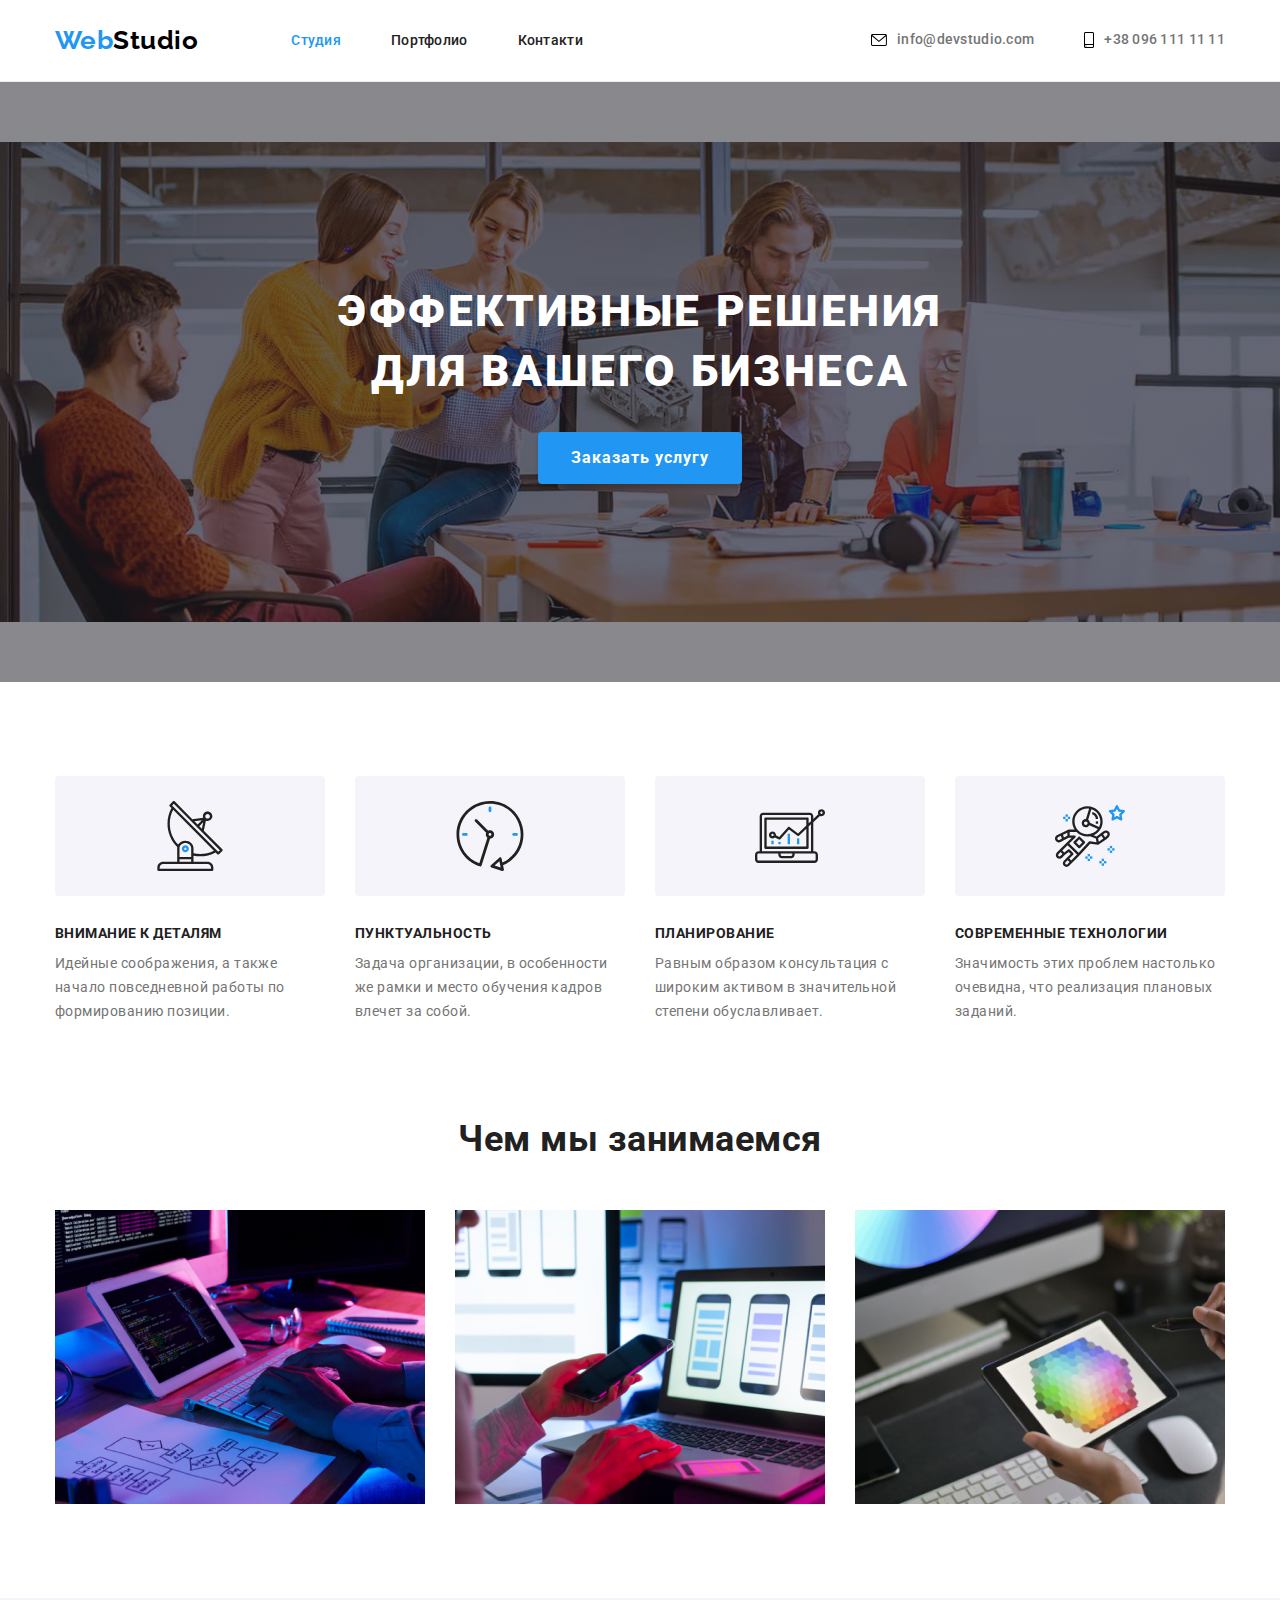
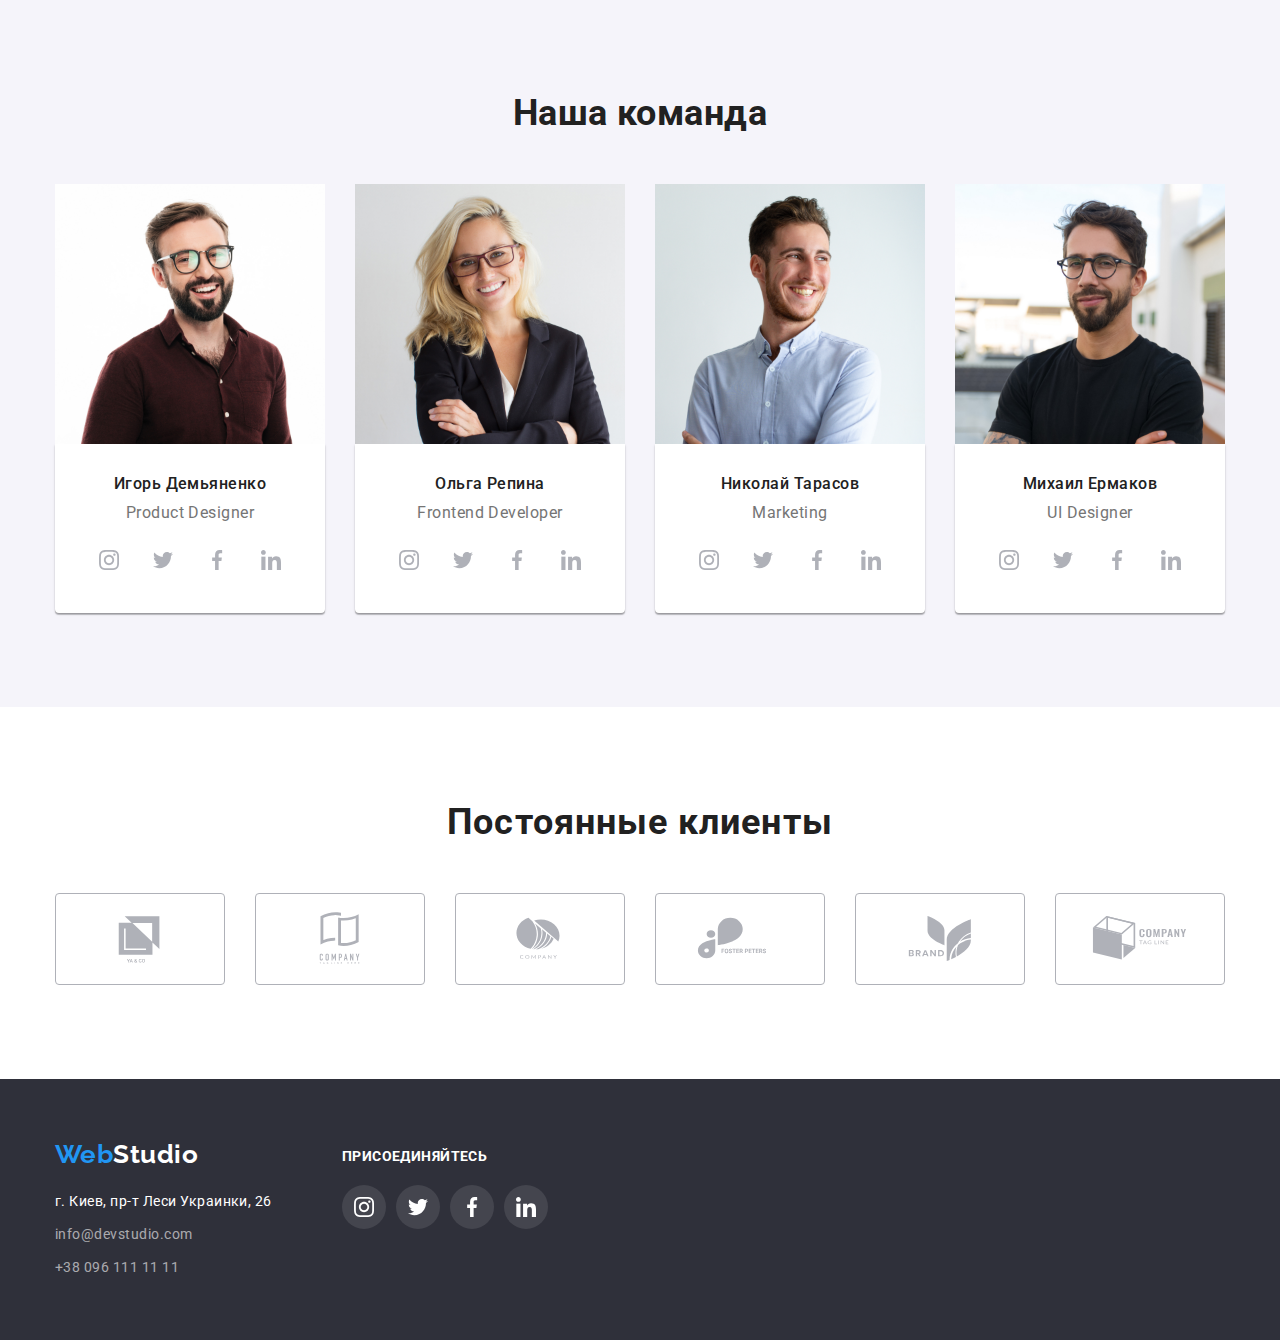
<file: index.html>
<!DOCTYPE html>
<html lang="ru">
  <head>
    <meta charset="UTF-8" />
    <meta http-equiv="X-UA-Compatible" content="IE=edge" />
    <meta name="viewport" content="width=device-width, initial-scale=1.0" />
    <title>Document</title>
    <link rel="preconnect" href="https://fonts.googleapis.com" />
    <link rel="preconnect" href="https://fonts.gstatic.com" crossorigin />
    <link
      href="https://fonts.googleapis.com/css2?family=Raleway:wght@700&family=Roboto:wght@400;500;700;900&display=swap"
      rel="stylesheet"
    />
    <link
      rel="stylesheet"
      href="https://cdnjs.cloudflare.com/ajax/libs/modern-normalize/1.1.0/modern-normalize.min.css"
    />
    <link rel="stylesheet" href="./css/style.css" />
  </head>
  <body>
    <!-- Шапка сайта -->
    <header class="header">
      <div class="container header-container">
        <nav class="nav-header">
          <a class="logo" href="/" lang="en"> Web<span class="logo-color-light">Studio</span> </a>

          <ul class="navigation list">
            <li class="navigation-item">
              <a href="./index.html" class="link current">Студия</a>
            </li>
            <li class="navigation-item">
              <a href="./portfolio.html" class="link">Портфолио</a>
            </li>
            <li class="navigation-item"><a href="" class="link">Контакти</a></li>
          </ul>
        </nav>
        <ul class="contact list">
          <li class="nav-contact-link">
            <a href="mailto:info@devstudio.com" lang="en" class="nav-mail link"
              ><svg class="envelope-icon" width="16" height="12">
                <use href="./img/sprite.svg#envelope"></use>
              </svg>
              info@devstudio.com</a
            >
          </li>
          <li class="nav-contact-link">
            <a href="tel:+380961111111" class="link">
              <svg class="smartphone-icon" width="10" height="16">
                <use href="./img/sprite.svg#smartphone"></use>
              </svg>
              +38 096 111 11 11</a
            >
          </li>
        </ul>
      </div>
    </header>

    <main>
      <!--Герой -->
      <section class="hero">
        <h1 class="hero-title">Эффективные решения для вашего бизнеса</h1>
        <button type="button" class="button primary">Заказать услугу</button>
      </section>
      <!-- Преимущества -->
      <section class="benefits-section section">
        <div class="container">
          <h2 class="hidden">Преимушества</h2>
          <ul class="benefits list">
            <li class="benefits-card">
              <div class="benefits-icon">
                <svg class="benefirs-list-icon" width="70" height="70">
                  <use href="./img/sprite.svg#icon-antenna"></use>
                </svg>
              </div>
              <h3 class="title">Внимание к деталям</h3>
              <p class="text">
                Идейные соображения, а также начало повседневной работы по формированию позиции.
              </p>
            </li>
            <li class="benefits-card">
              <div class="benefits-icon">
                <svg class="benefirs-list-icon" width="70" height="70">
                  <use href="./img/sprite.svg#icon-clock"></use>
                </svg>
              </div>
              <h3 class="title">Пунктуальность</h3>
              <p class="text">
                Задача организации, в особенности же рамки и место обучения кадров влечет за собой.
              </p>
            </li>
            <li class="benefits-card">
              <div class="benefits-icon">
                <svg class="benefirs-list-icon" width="70" height="70">
                  <use href="./img/sprite.svg#icon-diagram"></use>
                </svg>
              </div>
              <h3 class="title">Планирование</h3>
              <p class="text">
                Равным образом консультация с широким активом в значительной степени обуславливает.
              </p>
            </li>
            <li class="benefits-card">
              <div class="benefits-icon">
                <svg class="benefirs-list-icon" width="70" height="70">
                  <use href="./img/sprite.svg#icon-astronaut"></use>
                </svg>
              </div>
              <h3 class="title">Современные технологии</h3>
              <p class="text">
                Значимость этих проблем настолько очевидна, что реализация плановых заданий.
              </p>
            </li>
          </ul>
        </div>
      </section>
      <!-- Чем занимаются -->
      <section class="section">
        <div class="container">
          <h2 class="works-title">Чем мы занимаемся</h2>
          <ul class="works list">
            <li class="works-card">
              <a href="">
                <img
                  src="./img/keyboard-and-tablet.jpg"
                  alt="Картинка с клавиатурой и планшетом"
                  width="370"
              /></a>
            </li>
            <li class="works-card">
              <a href="">
                <img
                  src="./img/smartphone-and-laptop.jpg"
                  alt="Картинка с смартфоном и ноутбуком"
                  width="370"
              /></a>
            </li>
            <li class="works-card">
              <a href="">
                <img src="./img/tablet.jpg" alt="Картинка с планшетом" width="370" />
              </a>
            </li>
          </ul>
        </div>
      </section>
      <!-- Команда -->
      <section class="team-section section">
        <div class="container">
          <h2 class="team-title">Наша команда</h2>
          <ul class="team-list list">
            <li class="team-card">
              <img src="./img/product-designer.jpg" alt="Фото Игорь Демьяненко" width="270" />
              <div class="team-border">
                <h3 class="title">Игорь Демьяненко</h3>
                <p class="text team-text" lang="en">Product Designer</p>
                <ul class="social-list list">
                  <li class="social-list-item">
                    <a href="" class="social-list-link">
                      <svg class="socail-list-icon" width="20" height="20">
                        <use href="./img/sprite.svg#instagram"></use>
                      </svg>
                    </a>
                  </li>
                  <li class="social-list-item">
                    <a href="" class="social-list-link">
                      <svg class="socail-list-icon" width="20" height="20">
                        <use href="./img/sprite.svg#twitter"></use>
                      </svg>
                    </a>
                  </li>
                  <li class="social-list-item">
                    <a href="" class="social-list-link">
                      <svg class="socail-list-icon" width="20" height="20">
                        <use href="./img/sprite.svg#facebook"></use>
                      </svg>
                    </a>
                  </li>
                  <li class="social-list-item">
                    <a href="" class="social-list-link">
                      <svg class="socail-list-icon" width="20" height="20">
                        <use href="./img/sprite.svg#linkedin"></use>
                      </svg>
                    </a>
                  </li>
                </ul>
              </div>
            </li>

            <li class="team-card">
              <img src="./img/frontend-developer.jpg" alt="Фото Ольга Репина" width="270" />
              <div class="team-border">
                <h3 class="title">Ольга Репина</h3>
                <p class="text team-text" lang="en">Frontend Developer</p>
                <ul class="social-list list">
                  <li class="social-list-item">
                    <a href="" class="social-list-link">
                      <svg class="socail-list-icon" width="20" height="20">
                        <use href="./img/sprite.svg#instagram"></use>
                      </svg>
                    </a>
                  </li>
                  <li class="social-list-item">
                    <a href="" class="social-list-link">
                      <svg class="socail-list-icon" width="20" height="20">
                        <use href="./img/sprite.svg#twitter"></use>
                      </svg>
                    </a>
                  </li>
                  <li class="social-list-item">
                    <a href="" class="social-list-link">
                      <svg class="socail-list-icon" width="20" height="20">
                        <use href="./img/sprite.svg#facebook"></use>
                      </svg>
                    </a>
                  </li>
                  <li class="social-list-item">
                    <a href="" class="social-list-link">
                      <svg class="socail-list-icon" width="20" height="20">
                        <use href="./img/sprite.svg#linkedin"></use>
                      </svg>
                    </a>
                  </li>
                </ul>
              </div>
            </li>
            <li class="team-card">
              <img src="./img/marketing.jpg" alt="Фото Николай Тарасов" width="270" />
              <div class="team-border">
                <h3 class="title">Николай Тарасов</h3>
                <p class="text team-text" lang="en">Marketing</p>
                <ul class="social-list list">
                  <li class="social-list-item">
                    <a href="" class="social-list-link">
                      <svg class="socail-list-icon" width="20" height="20">
                        <use href="./img/sprite.svg#instagram"></use>
                      </svg>
                    </a>
                  </li>
                  <li class="social-list-item">
                    <a href="" class="social-list-link">
                      <svg class="socail-list-icon" width="20" height="20">
                        <use href="./img/sprite.svg#twitter"></use>
                      </svg>
                    </a>
                  </li>
                  <li class="social-list-item">
                    <a href="" class="social-list-link">
                      <svg class="socail-list-icon" width="20" height="20">
                        <use href="./img/sprite.svg#facebook"></use>
                      </svg>
                    </a>
                  </li>
                  <li class="social-list-item">
                    <a href="" class="social-list-link">
                      <svg class="socail-list-icon" width="20" height="20">
                        <use href="./img/sprite.svg#linkedin"></use>
                      </svg>
                    </a>
                  </li>
                </ul>
              </div>
            </li>
            <li class="team-card">
              <img src="./img/ui-designer.jpg" alt="Фото Михаил Ермаков" width="270" />
              <div class="team-border">
                <h3 class="title">Михаил Ермаков</h3>
                <p class="text team-text" lang="en">UI Designer</p>
                <ul class="social-list list">
                  <li class="social-list-item">
                    <a href="" class="social-list-link">
                      <svg class="socail-list-icon" width="20" height="20">
                        <use href="./img/sprite.svg#instagram"></use>
                      </svg>
                    </a>
                  </li>
                  <li class="social-list-item">
                    <a href="" class="social-list-link">
                      <svg class="socail-list-icon" width="20" height="20">
                        <use href="./img/sprite.svg#twitter"></use>
                      </svg>
                    </a>
                  </li>
                  <li class="social-list-item">
                    <a href="" class="social-list-link">
                      <svg class="socail-list-icon" width="20" height="20">
                        <use href="./img/sprite.svg#facebook"></use>
                      </svg>
                    </a>
                  </li>
                  <li class="social-list-item">
                    <a href="" class="social-list-link">
                      <svg class="socail-list-icon" width="20" height="20">
                        <use href="./img/sprite.svg#linkedin"></use>
                      </svg>
                    </a>
                  </li>
                </ul>
              </div>
            </li>
          </ul>
        </div>
      </section>
      <!-- Клиенты -->
      <section class="clients-section section">
        <div class="container">
          <h2 class="clients-title">Постоянные клиенты</h2>
          <ul class="clients-list list">
            <li class="clients-list-item">
              <a href="" class="clients-list-link">
                <svg class="clients-list-icon" width="106" height="60">
                  <use href="./img/sprite.svg#icon-logo-company-ya-co"></use>
                </svg>
              </a>
            </li>
            <li class="clients-list-item">
              <a href="" class="clients-list-link">
                <svg class="clients-list-icon" width="106" height="60">
                  <use href="./img/sprite.svg#icon-logo-company-tagline"></use>
                </svg>
              </a>
            </li>
            <li class="clients-list-item">
              <a href="" class="clients-list-link">
                <svg class="clients-list-icon" width="106" height="60">
                  <use href="./img/sprite.svg#icon-logo-company"></use>
                </svg>
              </a>
            </li>
            <li class="clients-list-item">
              <a href="" class="clients-list-link">
                <svg class="clients-list-icon" width="106" height="60">
                  <use href="./img/sprite.svg#icon-logo-company-foster-peters"></use>
                </svg>
              </a>
            </li>
            <li class="clients-list-item">
              <a href="" class="clients-list-link">
                <svg class="clients-list-icon" width="106" height="60">
                  <use href="./img/sprite.svg#icon-logo-company-brand"></use>
                </svg>
              </a>
            </li>
            <li class="clients-list-item">
              <a href="" class="clients-list-link">
                <svg class="clients-list-icon" width="106" height="60">
                  <use href="./img/sprite.svg#icon-logo-company-tag-line"></use>
                </svg>
              </a>
            </li>
          </ul>
        </div>
      </section>
    </main>

    <!-- Футер -->
    <footer class="footer">
      <div class="colum container">
        <div class="footer-container">
          <a class="logo footer-logo" href="/" lang="en">
            Web<span class="logo-color-dark">Studio</span>
          </a>
          <div class="address">
            <address>
              <p class="real-address">г. Киев, пр-т Леси Украинки, 26</p>
              <ul class="contact-footer list">
                <li class="footer-card">
                  <a href="mailto:info@devstudio.com" lang="en" class="link">info@devstudio.com</a>
                </li>
                <li class="footer-card">
                  <a href="tel:+380961111111" class="link">+38 096 111 11 11</a>
                </li>
              </ul>
            </address>
          </div>
        </div>
        <div class="join-container">
          <p class="footer-join">присоединяйтесь</p>
          <ul class="social-list list">
            <li class="social-list-item">
              <a href="" class="social-list-link footer-link">
                <svg class="socail-list-icon footer-icon" width="20" height="20">
                  <use href="./img/sprite.svg#instagram"></use>
                </svg>
              </a>
            </li>
            <li class="social-list-item">
              <a href="" class="social-list-link footer-link">
                <svg class="socail-list-icon footer-icon" width="20" height="20">
                  <use href="./img/sprite.svg#twitter"></use>
                </svg>
              </a>
            </li>
            <li class="social-list-item">
              <a href="" class="social-list-link footer-link">
                <svg class="socail-list-icon footer-icon" width="20" height="20">
                  <use href="./img/sprite.svg#facebook"></use>
                </svg>
              </a>
            </li>
            <li class="social-list-item">
              <a href="" class="social-list-link footer-link">
                <svg class="socail-list-icon footer-icon" width="20" height="20">
                  <use href="./img/sprite.svg#linkedin"></use>
                </svg>
              </a>
            </li>
          </ul>
        </div>
      </div>
    </footer>
  </body>
</html>
<!-- Все -->
</file>
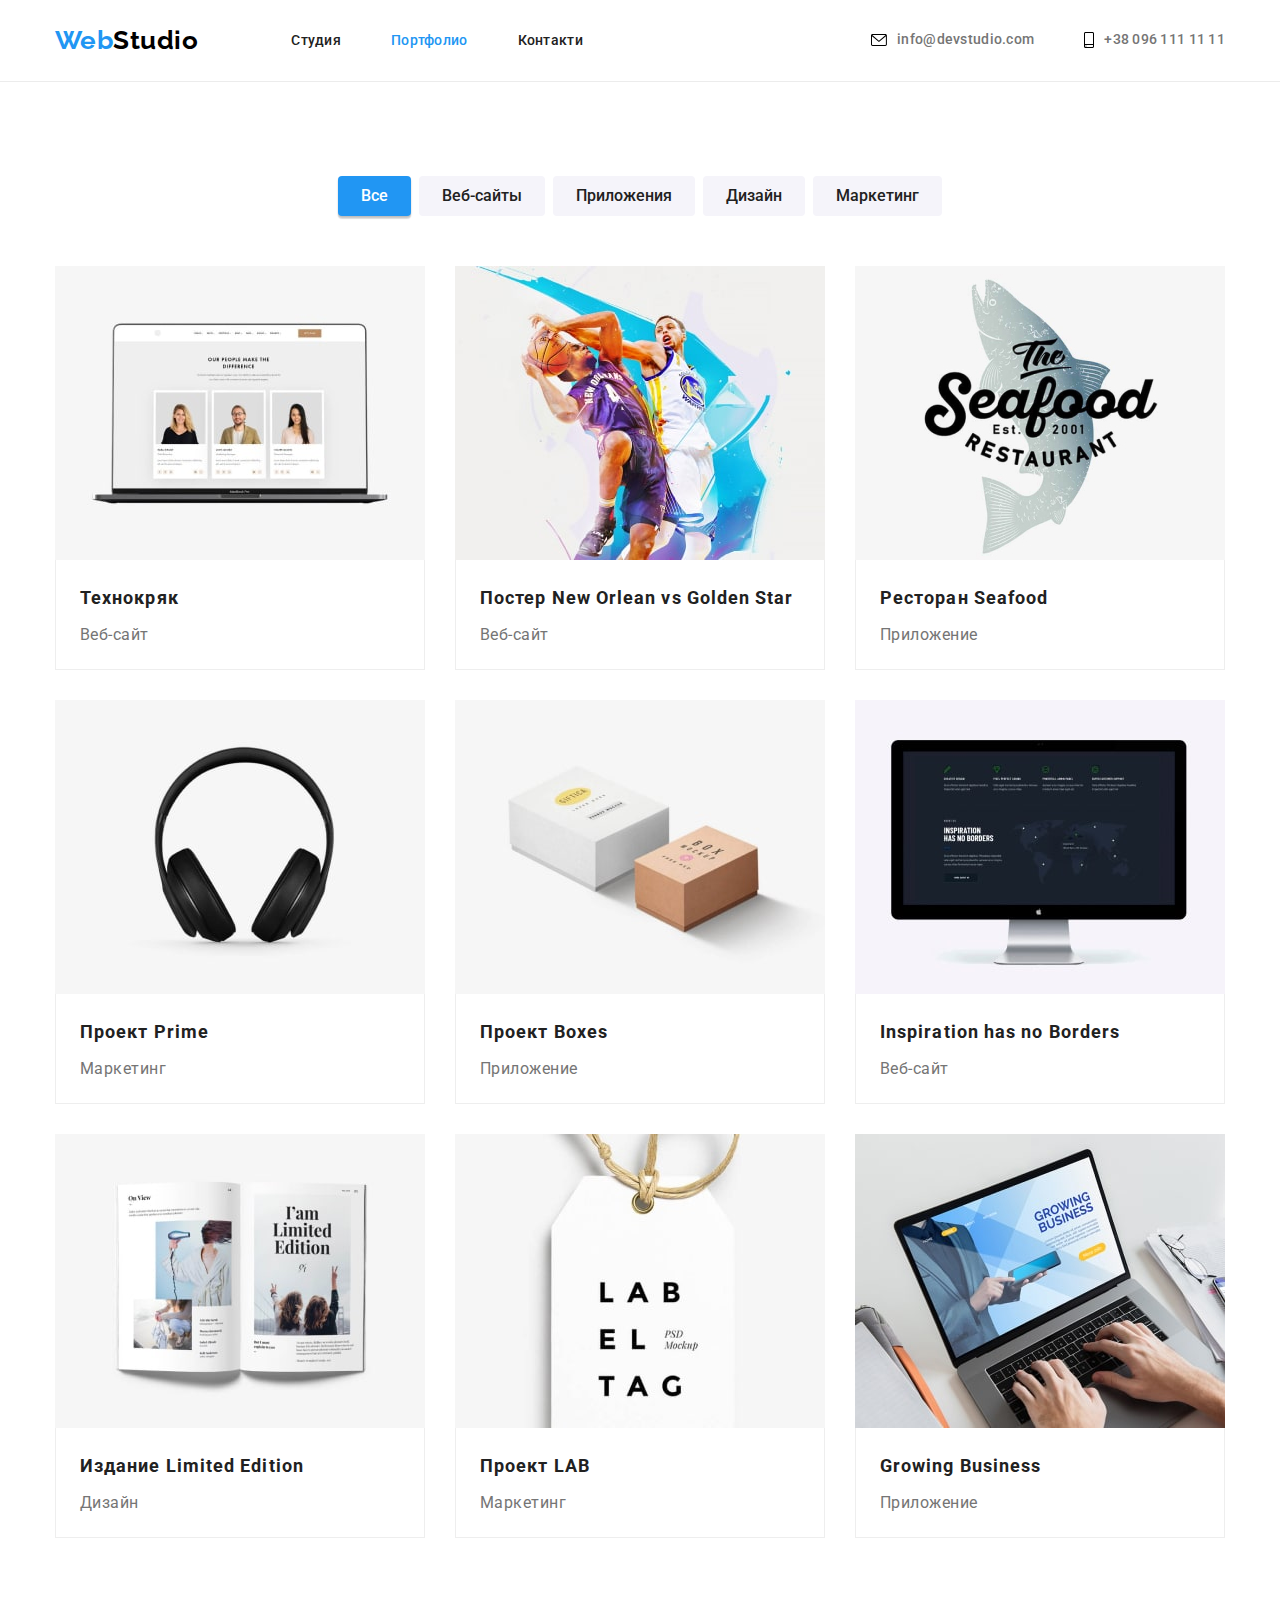
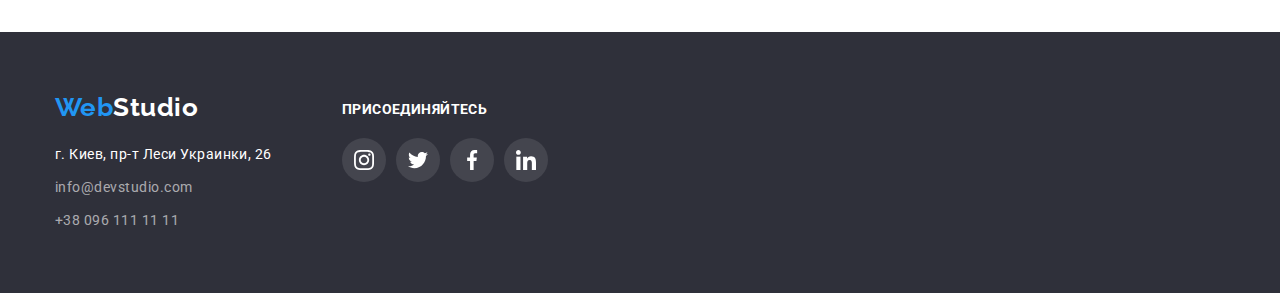
<file: portfolio.html>
<!DOCTYPE html>
<html lang="ru">
  <head>
    <meta charset="UTF-8" />
    <meta http-equiv="X-UA-Compatible" content="IE=edge" />
    <meta name="viewport" content="width=device-width, initial-scale=1.0" />
    <title>Portfolio</title>
    <link rel="preconnect" href="https://fonts.googleapis.com" />
    <link rel="preconnect" href="https://fonts.gstatic.com" crossorigin />
    <link
      href="https://fonts.googleapis.com/css2?family=Raleway:wght@700&family=Roboto:wght@400;500;700;900&display=swap"
      rel="stylesheet"
    />
    <link
      rel="stylesheet"
      href="https://cdnjs.cloudflare.com/ajax/libs/modern-normalize/1.1.0/modern-normalize.min.css"
    />
    <link rel="stylesheet" href="./css/style.css" />
  </head>
  <body>
    <!-- Шапка сайта -->
    <header class="header">
      <div class="container header-container">
        <nav class="nav-header">
          <a class="logo" href="/" lang="en"> Web<span class="logo-color-light">Studio</span> </a>

          <ul class="navigation list">
            <li class="navigation-item">
              <a href="./index.html" class="link">Студия</a>
            </li>
            <li class="navigation-item">
              <a href="./portfolio.html" class="link current">Портфолио</a>
            </li>
            <li class="navigation-item"><a href="" class="link">Контакти</a></li>
          </ul>
        </nav>
        <ul class="contact list">
          <li class="nav-contact-link">
            <a href="mailto:info@devstudio.com" lang="en" class="nav-mail link"
              ><svg class="envelope-icon" width="16" height="12">
                <use href="./img/sprite.svg#envelope"></use>
              </svg>
              info@devstudio.com</a
            >
          </li>
          <li class="nav-contact-link">
            <a href="tel:+380961111111" class="link">
              <svg class="smartphone-icon" width="10" height="16">
                <use href="./img/sprite.svg#smartphone"></use>
              </svg>
              +38 096 111 11 11</a
            >
          </li>
        </ul>
      </div>
    </header>
    </header>
    <!-- Портфолио -->
    <main>
      <section class="portfolio-section section">
        <div class="container">
          <h1 hidden>Примери портфолио</h1>
          <!-- Фильтри -->
          <ul class="flex-botton-portfolio list">
            <li class="element">
              <button class="botton-portfolio active" type="button">Все</button>
            </li>
            <li class="element">
              <button class="botton-portfolio" type="button">Веб-сайты</button>
            </li>
            <li class="element">
              <button class="botton-portfolio" type="button">Приложения</button>
            </li>
            <li class="element"><button class="botton-portfolio" type="button">Дизайн</button></li>
            <li class="element">
              <button class="botton-portfolio" type="button">Маркетинг</button>
            </li>
          </ul>
          <ul class="portfolio list">
            <li class="portfolio-card">
              <div class="shadow">
              <a class="portfolio-card-link" href="">
                <img
                  src="./img/img-portfolio/texnohryak.jpg"
                  alt="Изображение проекта"
                  width="370"
                  height="294"
                />
                <div class="portfolio-border">
                  <h2 class="title">Технокряк</h2>
                  <p class="text">Веб-сайт</p>
                </div>
                </div>
              </a>
            </li>
            <li class="portfolio-card">
              <div class="shadow">
              <a href="">
                <img
                  src="./img/img-portfolio/poster-new-orlean-vs-golden-star.jpg"
                  alt="Изображение проекта"
                  width="370"
                  height="294"
                />
                <div class="portfolio-border">
                  <h2 class="title">Постер New Orlean vs Golden Star</h2>
                  <p class="text">Веб-сайт</p>
                </div>
                </div>
              </a>
            </li>
            <li class="portfolio-card"><div class="shadow">
              <a href="">
                <img
                  src="./img/img-portfolio/restoran-seafood.jpg"
                  alt="Изображение проекта"
                  width="370"
                  height="294"
                />
                <div class="portfolio-border">
                  <h2 class="title">Ресторан Seafood</h2>
                  <p class="text">Приложение</p>
                </div>
                </div>
              </a>
            </li>
            <li class="portfolio-card">
              <div class="shadow">
              <a href="">
                <img
                  src="./img/img-portfolio/project-prime.jpg"
                  alt="Изображение проекта"
                  width="370"
                  height="294"
                />
                <div class="portfolio-border">
                  <h2 class="title">Проект Prime</h2>
                  <p class="text">Маркетинг</p>
                </div>
                </div>
              </a>
            </li>
            <li class="portfolio-card">
              <div class="shadow">
              <a href="">
                <img
                  src="./img/img-portfolio/project-boxes.jpg"
                  alt="Изображение проекта"
                  width="370"
                  height="294"
                />
                <div class="portfolio-border">
                  <h2 class="title">Проект Boxes</h2>
                  <p class="text">Приложение</p>
                </div>
                </div>
              </a>
            </li>
            <li class="portfolio-card">
              <div class="shadow">
              <a href="">
                <img
                  src="./img/img-portfolio/inspiration-has-no-borders.jpg"
                  alt="Изображение проекта"
                  width="370"
                  height="294"
                />
                <div class="portfolio-border">
                  <h2 class="title">Inspiration has no Borders</h2>
                  <p class="text">Веб-сайт</p>
                </div>
                </div>
              </a>
            </li>
            <li class="portfolio-card">
              <div class="shadow">
              <a href="">
                <img
                  src="./img/img-portfolio/limited-edition.jpg"
                  alt="Изображение проекта"
                  width="370"
                  height="294"
                />
                <div class="portfolio-border">
                  <h2 class="title">Издание Limited Edition</h2>
                  <p class="text">Дизайн</p>
                </div>
                </div>
              </a>
            </li>
            <li class="portfolio-card">
              <div class="shadow">
              <a href="">
                <img
                  src="./img/img-portfolio/project-lab.jpg"
                  alt="Изображение проекта"
                  width="370"
                  height="294"
                />
                <div class="portfolio-border">
                  <h2 class="title">Проект LAB</h2>
                  <p class="text">Маркетинг</p>
                </div>
                </div>
              </a>
            </li>
            <li class="portfolio-card">
              <div class="shadow">
              <a href="">
                <img
                  src="./img/img-portfolio/growing-business.jpg"
                  alt="Изображение проекта"
                  width="370"
                  height="294"
                />
                <div class="portfolio-border">
                  <h2 class="title">Growing Business</h2>
                  <p class="text">Приложение</p>
                </div>
                </div>
              </a>
            </li>
          </ul>
        </div>
      </section>
    </main>
    <!-- Футер -->
    <footer class="footer">
      <div class="colum container">
        <div class="footer-container">
          <a class="logo footer-logo" href="/" lang="en">
            Web<span class="logo-color-dark">Studio</span>
          </a>
          <div class="address">
            <address>
              <p class="real-address">г. Киев, пр-т Леси Украинки, 26</p>
              <ul class="contact-footer list">
                <li class="footer-card">
                  <a href="mailto:info@devstudio.com" lang="en" class="link">info@devstudio.com</a>
                </li>
                <li class="footer-card">
                  <a href="tel:+380961111111" class="link">+38 096 111 11 11</a>
                </li>
              </ul>
            </address>
          </div>
        </div>
        <div class="join-container">
          <p class="footer-join">присоединяйтесь</p>
          <ul class="social-list list">
            <li class="social-list-item">
              <a href="" class="social-list-link footer-link">
                <svg class="socail-list-icon footer-icon" width="20" height="20">
                  <use href="./img/sprite.svg#instagram"></use>
                </svg>
              </a>
            </li>
            <li class="social-list-item">
              <a href="" class="social-list-link footer-link">
                <svg class="socail-list-icon footer-icon" width="20" height="20">
                  <use href="./img/sprite.svg#twitter"></use>
                </svg>
              </a>
            </li>
            <li class="social-list-item">
              <a href="" class="social-list-link footer-link">
                <svg class="socail-list-icon footer-icon" width="20" height="20">
                  <use href="./img/sprite.svg#facebook"></use>
                </svg>
              </a>
            </li>
            <li class="social-list-item">
              <a href="" class="social-list-link footer-link">
                <svg class="socail-list-icon footer-icon" width="20" height="20">
                  <use href="./img/sprite.svg#linkedin"></use>
                </svg>
              </a>
            </li>
          </ul>
        </div>
      </div>
    </footer>
    </footer>
  </body>
</html>
</file>
<file: css/style.css>
:root {
  --primary-text-color: #212121;
  --secondary-text-color: #757575;
  --hover-color: #2196f3;
}
body {
  font-family: 'Roboto', sans-serif;
  letter-spacing: 0.03em;
  color: var(--primary-text-color);
}
a {
  text-decoration: none;
}
h1,
h2,
h3,
h4,
p {
  margin-top: 0;
  margin-bottom: 0;
}

ul,
ol {
  margin-top: 0;
  margin-bottom: 0;
  padding-left: 0;
}

img {
  display: block;
}

button {
  cursor: pointer;
}

.list {
  list-style: none;
}

.section {
  padding-top: 94px;
  padding-bottom: 94px;
}

.container {
  width: 1200px;
  margin-left: auto;
  margin-right: auto;
  padding-left: 15px;
  padding-right: 15px;
}
/*==================== header========================= */
.header {
  border-bottom: 1px solid #ececec;
  padding-top: 25px;
  padding-bottom: 25px;
}
.header-container {
  display: flex;
  align-items: center;
  justify-content: space-between;
}
.nav-header {
  display: flex;
  align-items: center;
}
.navigation {
  display: flex;
  margin-left: 93px;
}

.navigation-item:not(:last-child) {
  margin-right: 50px;
}

.contact {
  display: flex;
  align-items: center;
}
.logo {
  font-family: 'Raleway', sans-serif;
  font-weight: 700;
  font-size: 26px;
  line-height: 1.19;
  color: #2196f3;
}
.logo-color-light {
  color: #000;
}
.logo-color-dark {
  color: #ffffff;
}

.navigation .link {
  font-weight: 500;
  font-size: 14px;
  line-height: 1.14;
  letter-spacing: 0.02em;
  color: var(--primary-text-color);
}
.navigation .link:hover,
.navigation .link:focus {
  color: var(--hover-color);
}

.navigation .link.current {
  color: var(--hover-color);
}
.nav-mail {
  margin-right: 50px;
}
.contact .link {
  font-weight: 500;
  font-size: 14px;
  font-style: normal;
  line-height: 1.14;
  letter-spacing: 0.02em;
  color: var(--secondary-text-color);
}
.contact .link:hover,
.contact .link:focus {
  color: var(--hover-color);
  fill: var(--hover-color);
}
.envelope-icon {
  margin-right: 10px;
}
.smartphone-icon {
  margin-right: 10px;
}
.nav-contact-link .link {
  display: flex;
  align-items: center;
}
/*====================== Hero =========================*/
.hero {
  background-color: #c4c4c4;
  background-image: linear-gradient(to top, rgba(47, 48, 58, 0.4), rgba(47, 48, 58, 0.4)),
    url(../img/overlay.jpg);
  background-repeat: no-repeat;
  background-size: contain;
  background-position: center;
  max-width: 1600px;
  margin-left: auto;
  margin-right: auto;
  text-align: center;
  height: 600px;
  padding-top: 200px;
  padding-bottom: 200px;
}

.hero-title {
  font-weight: 900;
  font-size: 44px;
  line-height: 1.36;

  letter-spacing: 0.06em;
  text-transform: uppercase;
  color: #ffffff;
  margin-left: auto;
  margin-right: auto;
  margin-bottom: 30px;
  width: 700px;
}
/*================== Buttons=============== */
.button.primary {
  margin: auto;
  font-family: inherit;

  padding: 10px 32px;
  display: inline-block;
  font-weight: 700;
  font-size: 16px;
  line-height: 1.88;
  align-items: center;
  text-align: center;
  letter-spacing: 0.06em;
  color: #ffffff;
  background-color: #2196f3;
  cursor: pointer;
  box-shadow: 0px 4px 4px rgba(0, 0, 0, 0.15);
  border: 1px solid transparent;
  border-radius: 4px;
}
.button.primary:focus,
.button.primary:hover {
  background-color: #188ce8;
}

/* =====================Benefits================ */
.hidden {
  position: absolute;
  width: 1px;
  height: 1px;
  margin: -1px;
  border: 0;
  padding: 0;
  white-space: nowrap;
  clip-path: inset(100%);
  clip: rect(0 0 0 0);
  overflow: hidden;
}

.benefits-section {
  padding-bottom: 0px;
}
.benefits {
  display: flex;
  gap: 30px;
}
.benefits-card {
  flex-basis: calc((100% - 90px) / 4);
}
.benefits-icon {
  display: flex;
  justify-content: center;
  align-items: center;
  height: 120px;
  background-color: #f5f4fa;
  border-radius: 4px;
  margin-bottom: 30px;
}

.benefits .title {
  font-weight: 700;
  font-size: 14px;
  line-height: 1.14;
  text-transform: uppercase;
  margin-bottom: 10px;
}
.benefits .text {
  font-size: 14px;
  line-height: 1.71;
  color: var(--secondary-text-color);
}
/*============== Works=================*/
.works {
  display: flex;
  gap: 30px;
}
.works-title {
  font-weight: 700;
  font-size: 36px;
  line-height: 1.17;
  text-align: center;
  color: var(--primary-text-color);
  margin-bottom: 50px;
}
/* .work-card:not(:last-child) {
  margin-right: 30px;
} */
.works-card {
  flex-basis: calc((100% - 60px) / 3);
}
/*====================Team=======================*/
.team-section {
  background-color: #f5f4fa;
}
.team-list {
  display: flex;
  flex-wrap: wrap;
  gap: 30px;
}
.team-title {
  font-weight: 700;
  font-size: 36px;
  line-height: 1.17;
  text-align: center;
  margin-bottom: 50px;
}
.team-list .title {
  font-weight: 500;
  font-size: 16px;
  line-height: 1.19;
  text-align: center;
  margin-bottom: 10px;
}
.team-list .text {
  font-size: 16px;
  line-height: 1.19;
  text-align: center;
  letter-spacing: 0.03em;
  color: var(--secondary-text-color);
}
.team-border {
  border: 1px solid transparent;
  border-top: none;
  background: #ffffff;
  box-shadow: 0px 1px 3px rgba(0, 0, 0, 0.12), 0px 1px 1px rgba(0, 0, 0, 0.14),
    0px 2px 1px rgba(0, 0, 0, 0.2);
  border-radius: 0px 0px 4px 4px;
  padding-top: 30px;
  padding-bottom: 30px;
}
.team-card {
  flex-basis: calc((100% - 90px) / 4);
}
.team-text {
  margin-bottom: 16px;
}
.social-list {
  display: flex;
  justify-content: center;
  gap: 10px;
}

.social-list-link {
  display: flex;
  justify-content: center;
  align-items: center;
  width: 44px;
  height: 44px;
  border-radius: 50%;
  background-color: #ffffff;
}

.social-list-link:hover,
.social-list-link:focus {
  background-color: var(--hover-color);
}

.socail-list-icon {
  fill: #afb1b8;
}

.social-list-link:hover .socail-list-icon,
.social-list-link:focus .socail-list-icon {
  fill: #ffffff;
}
/* ===================Clients============== */
.clients-title {
  font-weight: 700;
  font-size: 36px;
  line-height: 1.17;
  text-align: center;
  letter-spacing: 0.03em;
  margin-bottom: 50px;
}
.clients-list {
  display: flex;
  justify-content: center;
  gap: 30px;
}

.clients-list-link {
  display: flex;
  justify-content: center;
  align-items: center;
  width: 170px;
  height: 92px;
  background-color: #ffffff;
  border: 1px solid #afb1b8;
  border-radius: 4px;
}
.clients-list-link:hover,
.clients-list-link:focus {
  border: 1px solid var(--hover-color);
}
.clients-list-icon {
  fill: #afb1b8;
}

.clients-list-link:hover .clients-list-icon,
.clients-list-link:focus .clients-list-icon {
  fill: var(--hover-color);
}
/* =============Footer =============== */
.footer {
  background-color: #2f303a;
  padding-top: 60px;
  padding-bottom: 60px;
}

.address {
  padding-top: 20px;
}

.real-address {
  font-size: 14px;
  line-height: 1.71;
  font-style: normal;
  color: #ffffff;
  margin-bottom: 9px;
}
.colum {
  display: flex;
  justify-content: flex-start;
}
.footer-container {
  margin-right: 70px;
}
.contact-footer {
  display: flex;
  flex-direction: column;
}
.contact-footer .link {
  font-weight: 400;
  font-size: 14px;
  font-style: normal;
  line-height: 1.71;
  color: rgba(255, 255, 255, 0.6);
}
.contact-footer .link:hover,
.contact-footer .link:focus {
  color: var(--hover-color);
}
.footer-card:not(:last-child) {
  margin-bottom: 9px;
}
.footer-join {
  font-weight: 700;
  font-size: 14px;
  line-height: 1.14;
  letter-spacing: 0.03em;
  text-transform: uppercase;

  color: #ffffff;
  margin-bottom: 20px;
}

.footer-link {
  background-color: rgba(255, 255, 255, 0.1);
}

.footer-icon {
  fill: #ffffff;
}
.join-container {
  display: flex;
  flex-direction: column;
  justify-content: center;
  margin-bottom: 40px;
}

/*====================Portfolio============ */

.portfolio .title {
  font-weight: 700;
  font-size: 18px;
  line-height: 2;
  letter-spacing: 0.06em;
  color: var(--primary-text-color);
}

.portfolio .text {
  font-size: 16px;
  line-height: 1.88;
  color: var(--secondary-text-color);
}
.portfolio {
  display: flex;
  flex-wrap: wrap;
  gap: 30px;
}
.portfolio-card {
  flex-basis: calc((100% - 60px) / 3);
}
.shadow:focus,
.shadow:hover {
  box-shadow: 0px 1px 1px rgba(0, 0, 0, 0.12), 0px 4px 4px rgba(0, 0, 0, 0.06),
    1px 4px 6px rgba(0, 0, 0, 0.16);
}
.portfolio-border {
  border-right: 1px solid #eeeeee;
  border-bottom: 1px solid #eeeeee;
  border-left: 1px solid #eeeeee;

  padding-top: 20px;
  padding-right: 24px;
  padding-bottom: 20px;
  padding-left: 24px;
  margin: 0;
  height: 110px;
}
.portfolio-border .title {
  margin-bottom: 4px;
}

/*================= Buttons Portfolio===================*/
.botton-portfolio {
  font-family: inherit;
  padding: 6px 22px;
  font-weight: 500;
  font-size: 16px;
  line-height: 1.63;
  text-align: center;
  color: var(--primary-text-color);
  background-color: #f5f4fa;
  cursor: pointer;
  border-radius: 4px;
  border: 1px solid transparent;
}
.botton-portfolio.active {
  color: #ffffff;
  background-color: var(--hover-color);
  box-shadow: 0px 3px 1px rgba(0, 0, 0, 0.1), 0px 1px 2px rgba(0, 0, 0, 0.08),
    0px 2px 2px rgba(0, 0, 0, 0.12);
}

.botton-portfolio:focus,
.botton-portfolio:hover {
  background-color: var(--hover-color);
}
.flex-botton-portfolio {
  display: flex;
  justify-content: center;
  margin-bottom: 50px;
}
.element {
  margin-right: 8px;
}
.element:last-child {
  margin-right: 0px;
}
.portfolio-border {
  border-right: 1px solid #eeeeee;
  border-bottom: 1px solid #eeeeee;
  border-left: 1px solid #eeeeee;

  padding-top: 20px;
  padding-right: 24px;
  padding-bottom: 20px;
  padding-left: 24px;
  margin: 0;
  height: 110px;
}
.portfolio-border .title {
  margin-bottom: 4px;
}
</file>
